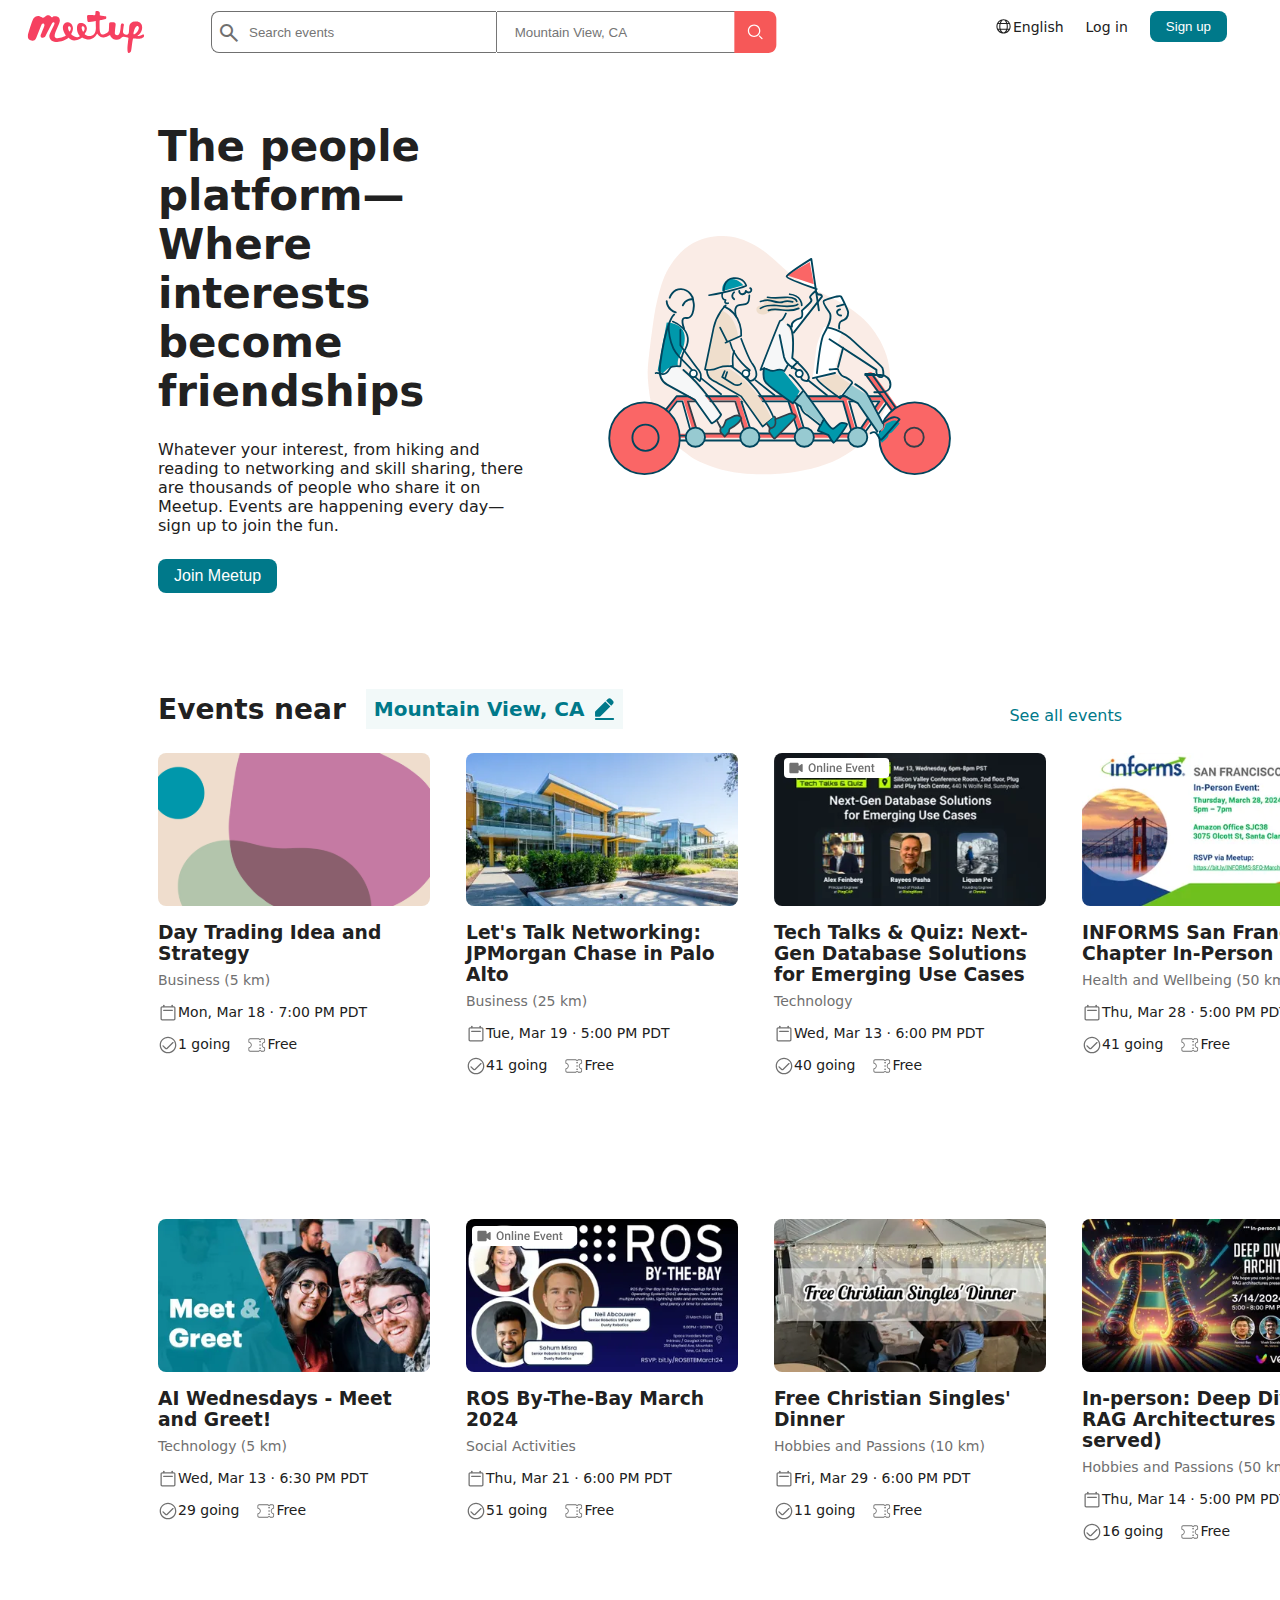
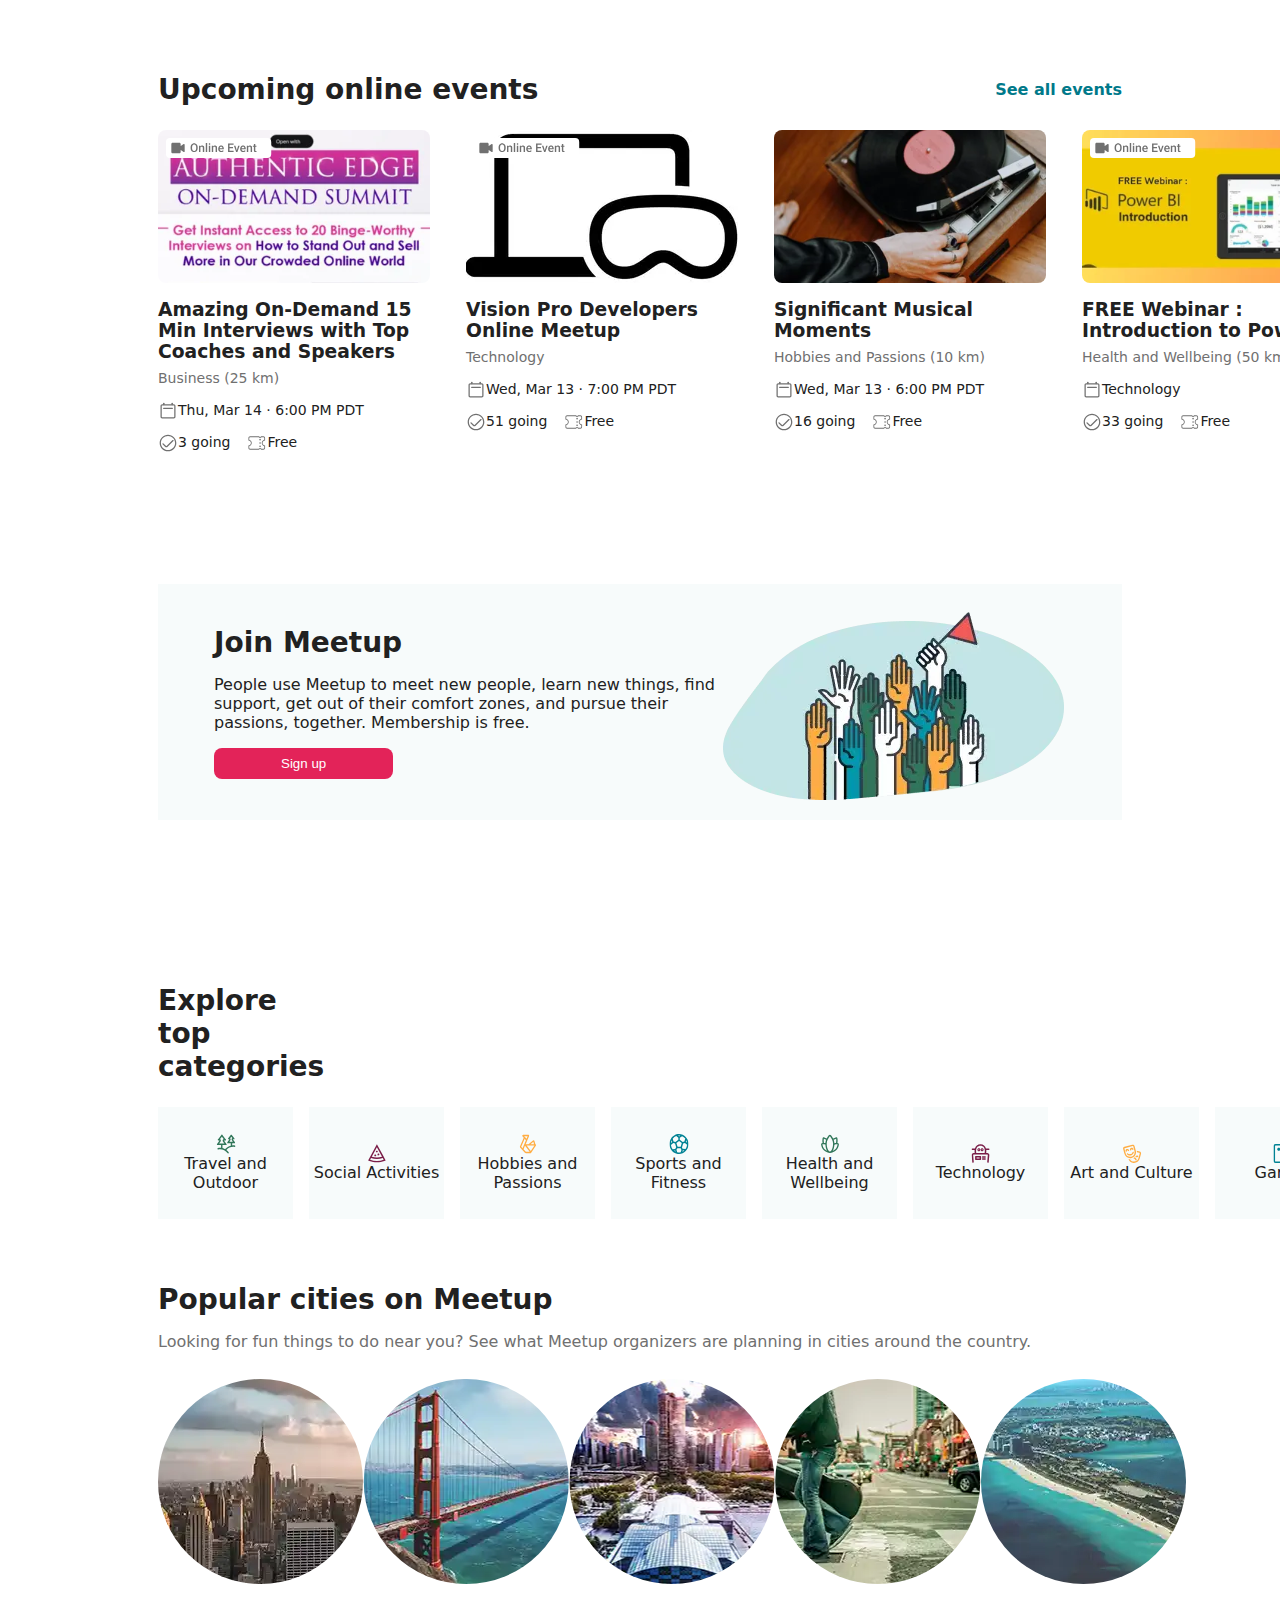
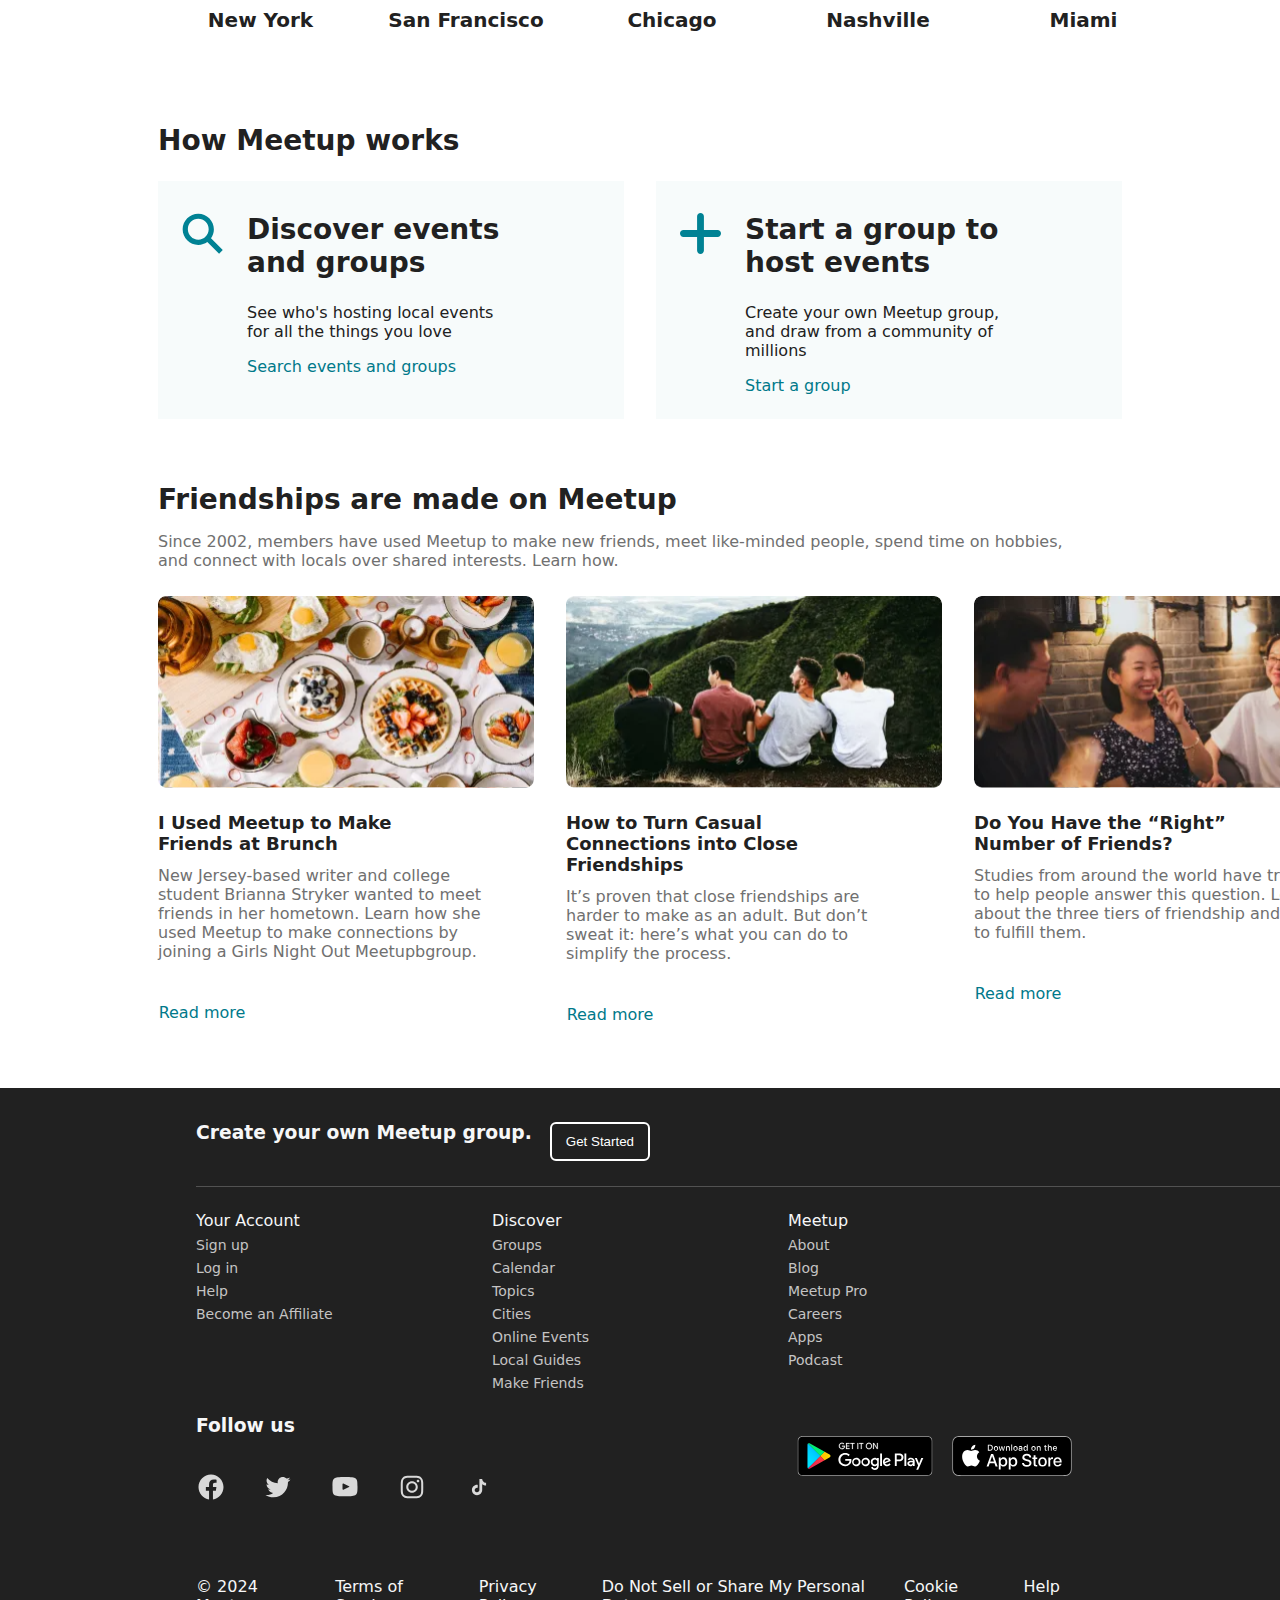
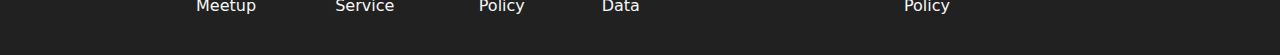
<file: index.html>
<!DOCTYPE html>
<html lang="en">
<head>
    <meta charset="UTF-8">
    <meta name="viewport" content="width=device-width, initial-scale=1.0">
    <title>Document</title>
    <link rel="stylesheet" href="./style.css">
    <link rel="stylesheet" href="https://fonts.googleapis.com/css2?family=Material+Symbols+Outlined:opsz,wght,FILL,GRAD@24,400,0,0" />
    <link rel="preconnect" href="https://fonts.googleapis.com">
<link rel="preconnect" href="https://fonts.gstatic.com" crossorigin>
<link href="https://fonts.googleapis.com/css2?family=Roboto:ital,wght@0,100;0,300;0,400;0,500;0,700;0,900;1,100;1,300;1,400;1,500;1,700;1,900&display=swap" rel="stylesheet">
</head>
<body>
   
    <header class="header">
        <div class="navi_left">
            <img src="./img/Logo.svg" alt="">
            <div class="search">
                <span class="material-symbols-outlined">search</span>
                <input class="search_input" type="text" placeholder="Search events">
                <input class="location_input" type="text" placeholder="Mountain View, CA">
                <img src="./img/Button - Search.svg" class="img_search" alt="">
            </div>
        </div>
        <div class="navi_right">
            <img src="./img/Vector.svg" alt="">
            <p>English</p>
            <a>Log in</a>
            <button>Sign up</button>

        </div>
    </header>

    <header class="header_">
        <div class="navi_left_">
            <img src="./img/Logo.svg" alt="">
            <div class="navi_right_">
                <img src="./img/Vector.svg" alt="">
                <p>English</p>
                <a>Log in</a>
                <button>Sign up</button>
            </div>
        </div>
        <div class="search_">
            <img src="./img/SVG.svg" class="img_search_" alt="">
            <input class="search_input" type="text" placeholder="Search events">
            <img src="./img/Button - Search.svg" class="img_search" alt="">
        </div>
    </header>

    <main>
        <section class="join_meetup">
            <div class="join_left">
                <h3>The people platform—Where
                    interests become friendships</h3>
                    <p>Whatever your interest, from hiking and reading to networking and skill sharing,
                        there are thousands of people who share it on Meetup. Events are happening
                        every day—sign up to join the fun.</p>
                    <button>Join Meetup</button>
            </div>
            <img src="./img/event_fill.svg" alt="">
        </section>
        <section class="events_near">
            <div class="events_near_navi">
                <div class="events_near_navi_left">
                    <h3>Events near</h3>
                    <div class="events_near_navi_left_">
                        <p>Mountain View, CA</p>
                    <img src="./img/Pan.svg" alt="">
                    </div>
                    
                </div>
                <a href="./events.html">See all events</a>
            </div>  
        </section>
        <section class="events_posts">
            <div class="post" data-date="2024-03-18" data-type="business" data-distance="5" data-category="business">
                <img src="./img/1.svg" alt="">
                <div>
                    <h3>Day Trading Idea and
                        Strategy</h3>
                    <p class="post_p">Business (5 km)</p>
                    <div class="post_calendar">
                        <img src="./img/Vector_calendar.svg" alt="">
                        <p>Mon, Mar 18 · 7:00 PM PDT</p>
                    </div>
                    <div class="post_done_ticket">
                        <div class="post_done">
                            <img src="./img/Vector_done.svg" alt="">
                            <p>1 going</p>
                        </div>
                        <div class="post_ticket">
                            <img src="./img/Vector_ticket.svg" alt="">
                            <p>Free</p>
                        </div>
                    </div>
                </div>          
            </div>
            <div class="post" data-date="2024-03-19" data-type="business" data-distance="25" data-category="business">
                <img src="./img/2.svg" alt="">
                <div>
                    <h3>Let's Talk Networking: JPMorgan Chase in 
                        Palo Alto</h3>
                    <p class="post_p">Business (25 km)</p>
                    <div class="post_calendar">
                        <img src="./img/Vector_calendar.svg" alt="">
                        <p>Tue, Mar 19 · 5:00 PM PDT</p>
                    </div>
                    <div class="post_done_ticket">
                        <div class="post_done">
                            <img src="./img/Vector_done.svg" alt="">
                            <p>41 going</p>
                        </div>
                        <div class="post_ticket">
                            <img src="./img/Vector_ticket.svg" alt="">
                            <p>Free</p>
                        </div>
                    </div>
                </div>
                
            </div>
            <div class="post" data-date="2024-03-13" data-type="technology" data-distance="10" data-category="technology">
                <img src="./img/3.svg" alt="">
                <div>
                    <h3>Tech Talks & Quiz: Next-
                        Gen Database Solutions
                        for Emerging Use Cases</h3>
                    <p class="post_p">Technology</p>
                    <div class="post_calendar">
                        <img src="./img/Vector_calendar.svg" alt="">
                        <p>Wed, Mar 13 · 6:00 PM PDT</p>
                    </div>
                    <div class="post_done_ticket">
                        <div class="post_done">
                            <img src="./img/Vector_done.svg" alt="">
                            <p>40 going</p>
                        </div>
                        <div class="post_ticket">
                            <img src="./img/Vector_ticket.svg" alt="">
                            <p>Free</p>
                        </div>
                    </div>
                </div>
                
            </div>
            <div class="post" data-date="2024-03-28" data-type="business" data-distance="5" data-category="health and wellbeing">
                <img src="./img/4.svg" alt="">
                <div>
                    <h3>INFORMS San Francisco
                        Chapter In-Person Event</h3>
                    <p class="post_p">Health and Wellbeing (50 km)</p>
                    <div class="post_calendar">
                        <img src="./img/Vector_calendar.svg" alt="">
                        <p>Thu, Mar 28 · 5:00 PM PDT</p>
                    </div>
                    <div class="post_done_ticket">
                        <div class="post_done">
                            <img src="./img/Vector_done.svg" alt="">
                            <p>41 going</p>
                        </div>
                        <div class="post_ticket">
                            <img src="./img/Vector_ticket.svg" alt="">
                            <p>Free</p>
                        </div>
                    </div>
                </div>
            </div>
            <div class="post" data-date="2024-03-13" data-type="technology" data-distance="5" data-category="Technology">
                <img src="./img/5.svg" alt="">
                <div>
                    <h3>AI Wednesdays - Meet
                        and Greet!</h3>
                    <p class="post_p">Technology (5 km)</p>
                    <div class="post_calendar">
                        <img src="./img/Vector_calendar.svg" alt="">
                        <p>Wed, Mar 13 · 6:30 PM PDT</p>
                    </div>
                    <div class="post_done_ticket">
                        <div class="post_done">
                            <img src="./img/Vector_done.svg" alt="">
                            <p>29 going</p>
                        </div>
                        <div class="post_ticket">
                            <img src="./img/Vector_ticket.svg" alt="">
                            <p>Free</p>
                        </div>
                    </div>
                </div>
                
            </div>
            <div class="post" data-date="2024-03-21" data-type="social activities" data-distance="" data-category="social activitie">
                <img src="./img/6.svg" alt="">
                <div>
                    <h3>ROS By-The-Bay March
                        2024</h3>
                    <p class="post_p">Social Activities</p>
                    <div class="post_calendar">
                        <img src="./img/Vector_calendar.svg" alt="">
                        <p>Thu, Mar 21 · 6:00 PM PDT</p>
                    </div>
                    <div class="post_done_ticket">
                        <div class="post_done">
                            <img src="./img/Vector_done.svg" alt="">
                            <p>51 going</p>
                        </div>
                        <div class="post_ticket">
                            <img src="./img/Vector_ticket.svg" alt="">
                            <p>Free</p>
                        </div>
                    </div>
                </div>
                
            </div>
            <div class="post" data-date="2024-03-29" data-type="hobbies and passions" data-distance="" data-category="hobbies and passions">
                <img src="./img/7.svg" alt="">
                <div>
                    <h3>Free Christian Singles'
                        Dinner</h3>
                    <p class="post_p">Hobbies and Passions (10 km)</p>
                    <div class="post_calendar">
                        <img src="./img/Vector_calendar.svg" alt="">
                        <p>Fri, Mar 29 · 6:00 PM PDT</p>
                    </div>
                    <div class="post_done_ticket">
                        <div class="post_done">
                            <img src="./img/Vector_done.svg" alt="">
                            <p>11 going</p>
                        </div>
                        <div class="post_ticket">
                            <img src="./img/Vector_ticket.svg" alt="">
                            <p>Free</p>
                        </div>
                    </div>
                </div>
                
            </div>
            <div class="post">
                <img src="./img/8.svg" alt="" data-date="2024-03-14" data-type="hobbies and passions" data-distance="50" data-category="hobbies and passions">
                <div>
                    <h3>In-person: Deep Dive into
                        RAG Architectures (Food
                        served)</h3>
                    <p class="post_p">Hobbies and Passions (50 km)</p>
                    <div class="post_calendar">
                        <img src="./img/Vector_calendar.svg" alt="">
                        <p>Thu, Mar 14 · 5:00 PM PDT</p>
                    </div>
                    <div class="post_done_ticket">
                        <div class="post_done">
                            <img src="./img/Vector_done.svg" alt="">
                            <p>16 going</p>
                        </div>
                        <div class="post_ticket">
                            <img src="./img/Vector_ticket.svg" alt="">
                            <p>Free</p>
                        </div>
                    </div>
                </div>
            </div>
            <a href="./events.html">See all events</a>
        </section>
        <section class="events_online">            
            <h3>Upcoming online events</h3>
            <a href="./events.html">See all events</a>
        </section>
        <section class="events_posts">
            <div class="post" data-date="2024-03-14" data-type="business" data-distance="25" data-category="business">
                <img src="./img/9.svg" alt="">
                <div>
                    <h3>Amazing On-Demand 15
                        Min Interviews with Top
                        Coaches and Speakers</h3>
                    <p class="post_p">Business (25 km)</p>
                    <div class="post_calendar">
                        <img src="./img/Vector_calendar.svg" alt="">
                        <p>Thu, Mar 14 · 6:00 PM PDT</p>
                    </div>
                    <div class="post_done_ticket">
                        <div class="post_done">
                            <img src="./img/Vector_done.svg" alt="">
                            <p>3 going</p>
                        </div>
                        <div class="post_ticket">
                            <img src="./img/Vector_ticket.svg" alt="">
                            <p>Free</p>
                        </div>
                    </div>
                </div>
                
            </div>
            <div class="post" data-date="2024-03-13" data-type="technology" data-distance="" data-category="technology">
                <img src="./img/10.svg" alt="">
                <div>
                    <h3>Vision Pro Developers
                        Online Meetup</h3>
                    <p class="post_p">Technology</p>
                    <div class="post_calendar">
                        <img src="./img/Vector_calendar.svg" alt="">
                        <p>Wed, Mar 13 · 7:00 PM PDT</p>
                    </div>
                    <div class="post_done_ticket">
                        <div class="post_done">
                            <img src="./img/Vector_done.svg" alt="">
                            <p>51 going</p>
                        </div>
                        <div class="post_ticket">
                            <img src="./img/Vector_ticket.svg" alt="">
                            <p>Free</p>
                        </div>
                    </div>
                </div>
                
            </div>
            <div class="post">
                <img src="./img/11.svg" alt="" data-date="2024-03-13" data-type="hobbies and passions" data-distance="10" data-category="hobbies and passions">
                <div>
                    <h3>Significant Musical
                        Moments</h3>
                    <p class="post_p">Hobbies and Passions (10 km)</p>
                    <div class="post_calendar">
                        <img src="./img/Vector_calendar.svg" alt="">
                        <p>Wed, Mar 13 · 6:00 PM PDT</p>
                    </div>
                    <div class="post_done_ticket">
                        <div class="post_done">
                            <img src="./img/Vector_done.svg" alt="">
                            <p>16 going</p>
                        </div>
                        <div class="post_ticket">
                            <img src="./img/Vector_ticket.svg" alt="">
                            <p>Free</p>
                        </div>
                    </div>
                </div>
            </div>
            <div class="post">
                <img src="./img/12.svg" alt="" data-date="2024-03-13" data-type="health and wellbeing" data-distance="50" data-category="hobbies and passions">
                <div>
                    <h3>FREE Webinar :
                        Introduction to Power BI</h3>
                    <p class="post_p">Health and Wellbeing (50 km)</p>
                    <div class="post_calendar">
                        <img src="./img/Vector_calendar.svg" alt="">
                        <p>Technology</p>
                    </div>
                    <div class="post_done_ticket">
                        <div class="post_done">
                            <img src="./img/Vector_done.svg" alt="">
                            <p>33 going</p>
                        </div>
                        <div class="post_ticket">
                            <img src="./img/Vector_ticket.svg" alt="">
                            <p>Free</p>
                        </div>
                    </div>
                </div>
               
            </div>
            <a href="./events.html">See all events</a>
        </section>
        <section class="signup">
            <div class="join_signup">
                <h3>Join Meetup</h3>
                <img src="./img/hand.svg" class="signup_img_hand" alt="">
                <p>People use Meetup to meet new people, learn new things, find support, get out of their comfort zones, and pursue their passions, together. Membership is free.</p>
                <button>Sign up</button>
            </div>
            <img src="./img/hand.svg" class="signup_img_hand_" alt="">
        </section>
        <section class="category">
            <h3>Explore top categories</h3>
            <ul>
                <li>
                    <img src="./img/travel_and_outdoor.svg.svg" alt="">
                    <p>Travel and Outdoor</p>
                </li>
                <li>
                    <img src="./img/social_activities.svg fill.svg" alt="">
                    <p>Social
                        Activities</p>
                </li>
                <li>
                    <img src="./img/hobbies_and_passions.svg fill.svg" alt="">
                    <p>Hobbies and Passions</p>
                </li>
                <li>
                    <img src="./img/sports_and_fitness.svg.svg" alt="">
                    Sports and Fitness
                </li>
                <li>
                    <img src="./img/health_and_wellness.svg fill.svg" alt="">
                    <p>Health and
                        Wellbeing</p>
                </li>
                <li>
                    <img src="./img/technology.svg.svg" alt="">
                    <p>Technology</p>
                </li>
                <li>
                    <img src="./img/art_and_culture.svg fill.svg" alt="">
                    <p>Art and Culture</p>
                </li>
                <li>
                    <img src="./img/games.svg.svg" alt="">
                    <p>Games</p>
                </li>
            </ul>
        </section>
        <section class="popular_city">
            <h3>Popular cities on Meetup</h3>
            <p>Looking for fun things to do near you? See what Meetup organizers are planning in cities around the country.</p>
            <div class="popular_city_ul">
                <div class="popular_city_li">
                    <img src="./img/new_york.svg" alt="">
                    <p>New York</p>
            </div>
                <div class="popular_city_li">
                    <img src="./img/san_francisco.svg" alt="">
                    <p>San Francisco</p>
            </div>
                <div class="popular_city_li">
                    <img src="./img/chicago.svg" alt="">
                    <p>Chicago</p>
            </div>
                <div class="popular_city_li">
                    <img src="./img/nashville.svg" alt="">
                    <p>Nashville</p>
            </div>
                <div class="popular_city_li" id="miami">
                    <img src="./img/miami.svg" alt="">
                    <p>Miami</p>
            </div>
            </div>
        </section>
        <section class="how_meetup_work">
            <h3>How Meetup works</h3>
                <div class="how_meetup_work_search_plus">
                    <div class="discover_event">
                    <img src="./img/search.svg" alt="">
                    <div>
                        <h3>Discover events and groups</h3>
                        <p>See who's hosting local events for all the things
                            you love</p>
                        <a href="">Search events and groups</a>
                    </div>
                </div>
                <div class="start_a_group">
                    <img src="./img/plus.svg" alt="">
                    <div>
                    <h3>Start a group to host events</h3>
                        <p>Create your own Meetup group, and draw from a
                            community of millions</p>
                        <a href="">Start a group</a>
                    </div>
                </div>
            
        </section>
        <section class="friendships">
            <h3>Friendships are made on Meetup</h3>
            <p>Since 2002, members have used Meetup to make new friends, meet like-minded people, spend time on hobbies, and connect with locals over shared interests. Learn how.</p>
            <div class="rest_more_questions">
                <div class="rest_more_questions_post">
                <img src="./img/first_food.svg" alt="">
                <h4>I Used Meetup to Make Friends at
                    Brunch</h4>
                <p>New Jersey-based writer and college student
                    Brianna Stryker wanted to meet friends in her hometown. Learn how she used Meetup to make connections by joining a Girls Night Out Meetupbgroup.</p>
                <a href="">Read more</a>
            </div>
            <div class="rest_more_questions_post">
                <img src="./img/second_fiends.svg" alt="">
                <h4>How to Turn Casual Connections into
                    Close Friendships</h4>
                <p>It’s proven that close friendships are harder to make as an adult. But don’t sweat it: here’s what you can do to simplify the process.</p>
                <a href="">Read more</a>
            </div>
            <div class="rest_more_questions_post">
                <img src="./img/third_friends.svg" alt="">
                <h4>Do You Have the “Right” Number of Friends?</h4>
                <p>Studies from around the world have tried to help
                    people answer this question. Learn about the
                    three tiers of friendship and how to fulfill them.</p>
                <a href="">Read more</a>
            </div>
            </div>
        </section>
        <section class="bottom_menu">
            <div class="create_account">
                <h3>Create your own Meetup group.</h3>
                <button>Get Started</button>
            </div>
            <div class="create_account_menu">
                <ul>
                    <h4>Your Account</h4>
                    <li>Sign up</li>
                    <li>Log in</li>
                    <li>Help</li>
                    <li>Become an Affiliate</li>
                </ul>
                <ul>
                    <h4>Discover</h4>
                    <li>Groups</li>
                    <li>Calendar</li>
                    <li>Topics</li>
                    <li>Cities</li>
                    <li>Online Events</li>
                    <li>Local Guides</li>
                    <li>Make Friends</li>
                </ul>
                <ul>
                    <h4>Meetup</h4>
                    <li>About</li>
                    <li>Blog</li>
                    <li>Meetup Pro</li>
                    <li>Careers</li>
                    <li>Apps</li>
                    <li>Podcast</li>
                </ul>
            </div>
            <div class="follow">
                <h3>Follow us</h3>
                <div class="follow_apps">
                    <div class="follow_apps_links">
                        <img src="./img/Facebook.svg" alt="">
                        <img src="./img/Twitter.svg" alt="">
                        <img src="./img/YouTube.svg" alt="">
                        <img src="./img/Instagram.svg" alt="">
                        <img src="./img/TikTok.svg" alt="">
                    </div>
                    <div class="follow_apps_right">
                        <img src="./img/Google Play.svg" alt="">
                        <img src="./img/US.svg" alt="">
                    </div>
                </div>
            </div>
            <ul class="cookie_policy">
                <li>© 2024 Meetup</li>
                <li>Terms of Service</li>
                <li>Privacy Policy</li>
                <li>Do Not Sell or Share My Personal Data</li>
                <li>Cookie Policy</li>
                <li>Help</li>
            </ul>
        </section>
    </main>
    
</body>
</html>
</file>
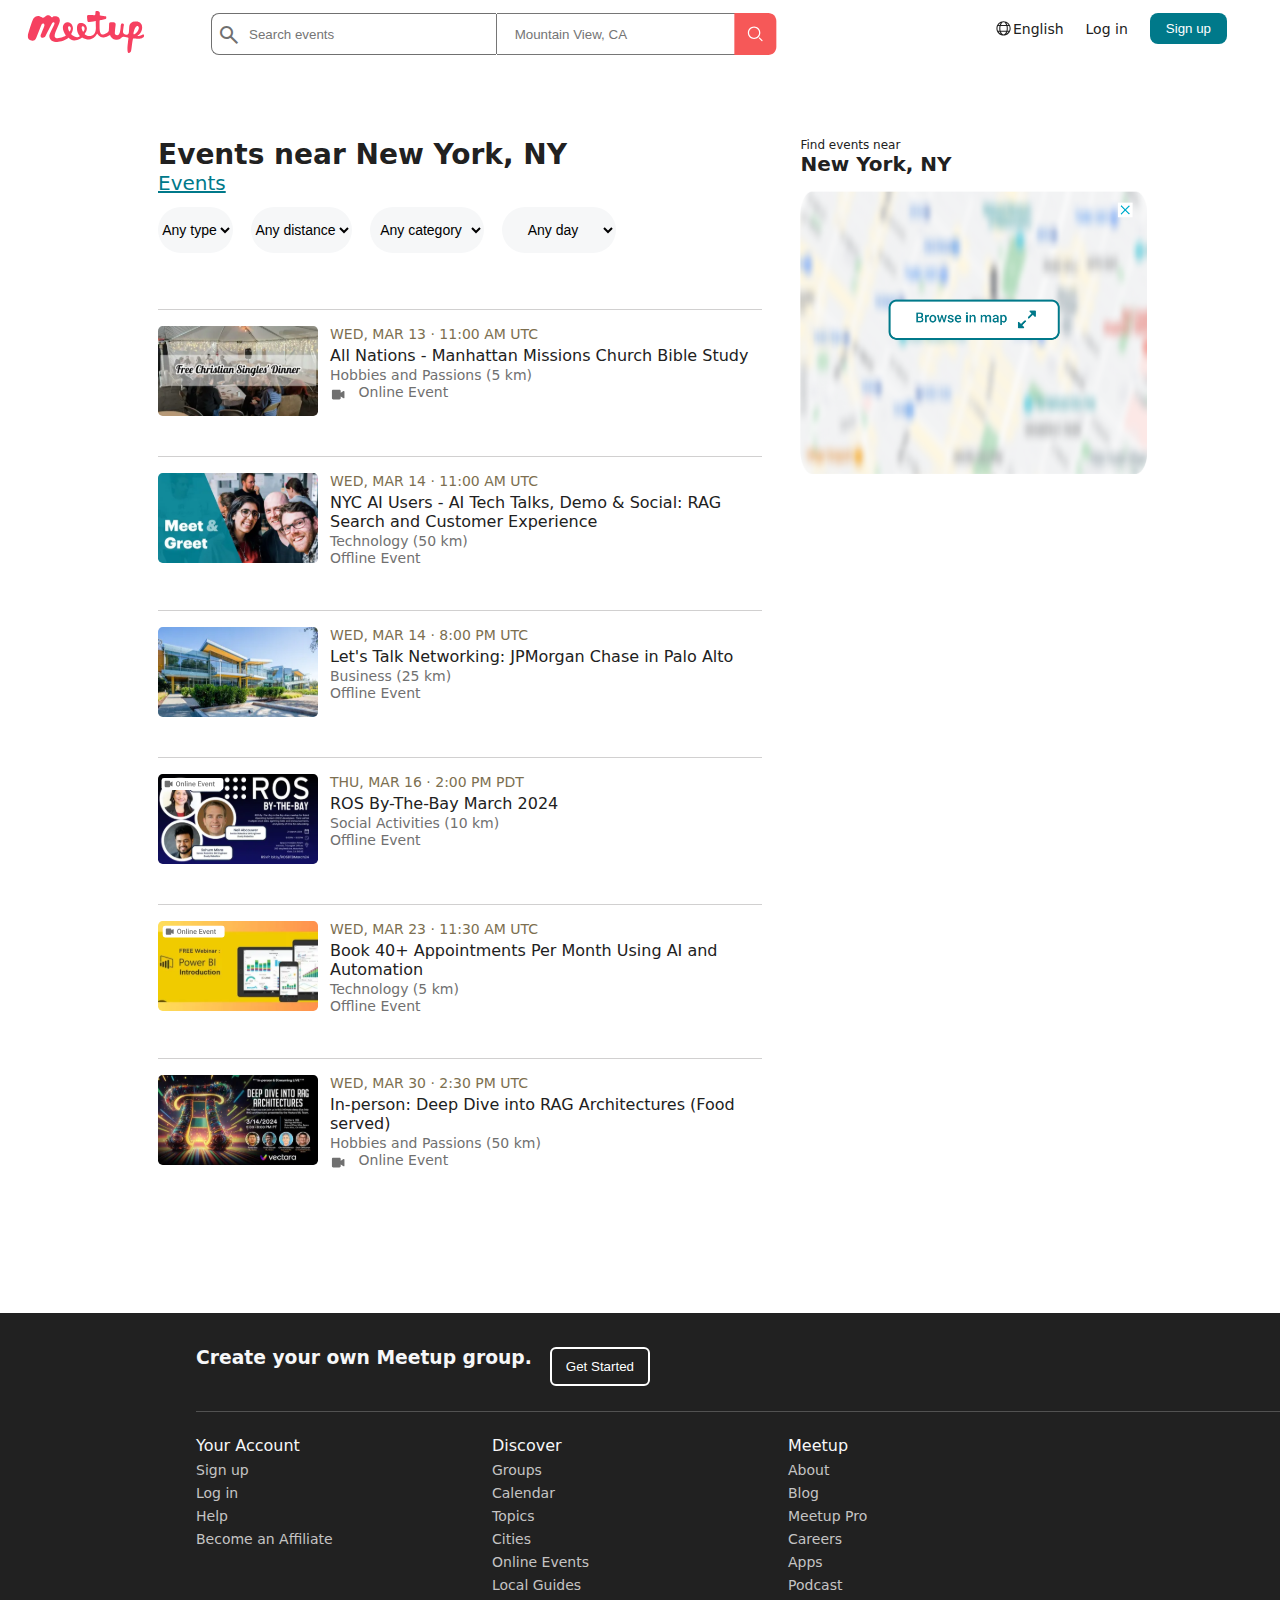
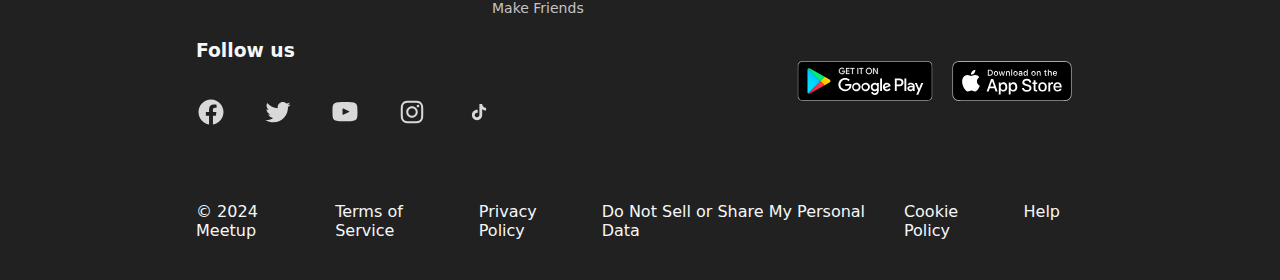
<file: events.html>
<!DOCTYPE html>
<html lang="en">
<head>
    <meta charset="UTF-8">
    <meta name="viewport" content="width=device-width, initial-scale=1.0">
    <title>Document</title> 
    <link rel="stylesheet" href="./style.css">
    <link rel="stylesheet" href="https://fonts.googleapis.com/css2?family=Material+Symbols+Outlined:opsz,wght,FILL,GRAD@24,400,0,0" />
    <link rel="preconnect" href="https://fonts.googleapis.com">
<link rel="preconnect" href="https://fonts.gstatic.com" crossorigin>
<link href="https://fonts.googleapis.com/css2?family=Roboto:ital,wght@0,100;0,300;0,400;0,500;0,700;0,900;1,100;1,300;1,400;1,500;1,700;1,900&display=swap" rel="stylesheet">
</head>
<body>
    <header class="header">
        <div class="navi_left">
            <a href="index.html">
                <img src="./img/Logo.svg" alt="" href="./index.html">
            </a>
            
            <div class="search">
                <span class="material-symbols-outlined">search</span>
                <input class="search_input" type="text" placeholder="Search events">
                <input class="location_input" type="text" placeholder="Mountain View, CA">
                <img src="./img/Button - Search.svg" class="img_search" alt="">
            </div>
        </div>
        <div class="navi_right">
            <img src="./img/Vector.svg" alt="">
            <p>English</p>
            <a>Log in</a>
            <button>Sign up</button>

        </div>
    </header>

    <header class="header_">
        <div class="navi_left_">
            <a href="index.html">
                <img src="./img/Logo.svg" alt="">
            </a>
            
            <div class="navi_right_">
                <img src="./img/Vector.svg" alt="">
                <p>English</p>
                <a>Log in</a>
                <button>Sign up</button>
            </div>
        </div>
        <div class="search_">
            <img src="./img/SVG.svg" class="img_search_" alt="">
            <input class="search_input" type="text" placeholder="Search events">
            <img src="./img/Button - Search.svg" class="img_search" alt="">
        </div>
    </header>


    <main class="events">
        <section class="events_left">
            <div class="events_left_text">
                <h3>Events near New York, NY</h3>
                <a href="./index.html">Events</a>
            </div>
            <div class="events_filter">
                <div class="events_block_filters">
                    <div class="events_block_filters_">
                        <select id="event-type">
                            <option value="all">Any type </option>
                            <option value="offline">offline</option>
                            <option value="online">online</option>
                        </select>
                    </div>
                    <div class="events_block_filters_">
                        <select id="event-distance">
                            <option value="any">Any distance</option>
                            <option value="5">5 km</option>
                            <option value="10">10 km</option>
                            <option value="25">25 km</option>
                            <option value="50">50 km</option>                            
                        </select>
                    </div>
                    <div class="events_block_filters_">
                        <select id="event-category">
                            <option value="all">Any category</option>
                            <option value="Hobbies and Passions">Hobbies and Passions</option>
                            <option value="Technology">Technology</option>
                            <option value="Business">Business</option>
                            <option value="Social Activities">Social Activities</option>
                        </select>
                    </div>
                    <div class="events_block_filters_">
                        <select id="event-date">
                            <option value="all">Any day</option>
                            <option value="2024-03-13T11:00">Mar 13, 11:00 AM</option>
                            <option value="2024-03-14T11:00">Mar 14, 11:00 AM</option>
                            <option value="2024-03-14T20:00">Mar 14, 8:00 PM</option>
                            <option value="2024-03-16T14:00">Mar 16, 2:00 PM</option>
                            <option value="2024-03-23T11:30">Mar 23, 11:30 AM</option>
                            <option value="2024-03-30T14:00">Mar 30, 2:00 PM</option>
                        </select>
                    </div>
                </div>
            </div>
            <div class="posts_">
                <div class="post_" data-type="online" data-distance="5" data-category="Hobbies and Passions" data-date="2024-03-13T11:00">
                    <img src="./img/7.svg" alt="">
                    <div class="post_text">
                        <p>Wed, Mar 13 · 11:00 AM UTC</p>
                        <h4>All Nations - Manhattan Missions Church Bible Study</h4>
                        <a href="">Hobbies and Passions (5 km)</a>
                        <div class="post_online">
                            <img src="./img/online.svg" alt="">
                            <p>Online Event</p>
                        </div>
                    </div>
                </div>
                <div class="post_" data-type="offline" data-distance="50" data-category="Technology" data-date="2024-03-14T11:00">
                    <img src="./img/5.svg" alt="">
                    <div class="post_text">
                        <p>Wed, Mar 14 · 11:00 AM UTC</p>
                        <h4>NYC AI Users - AI Tech Talks, Demo & Social: RAG Search and Customer Experience</h4>
                        <a href="">Technology (50 km)</a>
                        <div class="post_offline">
                            <p>Offline Event</p>
                        </div>
                    </div>
                </div>
                <div class="post_" data-type="offline" data-distance="25" data-category="Business" data-date="2024-03-14T20:00">
                    <img src="./img/1.3.svg" alt="">
                    <div class="post_text">
                        <p>Wed, Mar 14 · 8:00 PM UTC</p>
                        <h4>Let's Talk Networking: JPMorgan Chase in Palo Alto</h4>
                        <a href="">Business (25 km)</a>
                        <div class="post_offline">
                            <p>Offline Event</p>
                        </div>
                    </div>
                </div>
                <div class="post_" data-type="offline" data-distance="10" data-category="Social Activities" data-date="2024-03-16T14:00">
                    <img src="./img/1.4.svg" alt="">
                    <div class="post_text">
                        <p>Thu, Mar 16 · 2:00 PM PDT</p>
                        <h4>ROS By-The-Bay March 2024</h4>
                        <a href="">Social Activities (10 km)</a>
                        <div class="post_offline">
                            <p>Offline Event</p>
                        </div>
                    </div>
                </div>
                <div class="post_" data-type="offline" data-distance="5" data-category="Technology" data-date="2024-03-23T11:30">
                    <img src="./img/12.svg" alt="">
                    <div class="post_text">
                        <p>Wed, Mar 23 · 11:30 AM UTC</p>
                        <h4>Book 40+ Appointments Per Month Using AI and Automation</h4>
                        <a href="">Technology (5 km)</a>
                        <div class="post_offline">
                            <p>Offline Event</p>
                        </div>
                    </div>
                </div>
                <div class="post_" data-type="online" data-distance="50" data-category="Hobbies and Passions" data-date="2024-03-30T14:00">
                    <img src="./img/1.6.svg" alt="">
                    <div class="post_text">
                        <p>Wed, Mar 30 · 2:30 PM UTC</p>
                        <h4>In-person: Deep Dive into RAG Architectures (Food served)</h4>
                        <a href="">Hobbies and Passions (50 km)</a>
                        <div class="post_online">
                            <img src="./img/online.svg" alt="">
                            <p>Online Event</p>
                        </div>
                    </div>
                </div> 
            </div>
        </section>
        <div class="events_right">
            <p>Find events near</p>
            <h3>New York, NY</h3>
            <img src="./img/map.png" alt="">
        </div>
    </main>
    
  

    <section class="bottom_menu">
        <div class="create_account">
            <h3>Create your own Meetup group.</h3>
            <button>Get Started</button>
        </div>
        <div class="create_account_menu">
            <ul>
                <h4>Your Account</h4>
                <li>Sign up</li>
                <li>Log in</li>
                <li>Help</li>
                <li>Become an Affiliate</li>
            </ul>
            <ul>
                <h4>Discover</h4>
                <li>Groups</li>
                <li>Calendar</li>
                <li>Topics</li>
                <li>Cities</li>
                <li>Online Events</li>
                <li>Local Guides</li>
                <li>Make Friends</li>
            </ul>
            <ul>
                <h4>Meetup</h4>
                <li>About</li>
                <li>Blog</li>
                <li>Meetup Pro</li>
                <li>Careers</li>
                <li>Apps</li>
                <li>Podcast</li>
            </ul>
        </div>
        <div class="follow">
            <h3>Follow us</h3>
            <div class="follow_apps">
                <div class="follow_apps_links">
                    <img src="./img/Facebook.svg" alt="">
                    <img src="./img/Twitter.svg" alt="">
                    <img src="./img/YouTube.svg" alt="">
                    <img src="./img/Instagram.svg" alt="">
                    <img src="./img/TikTok.svg" alt="">
                </div>
                <div class="follow_apps_right">
                    <img src="./img/Google Play.svg" alt="">
                    <img src="./img/US.svg" alt="">
                </div>
            </div>
        </div>
        <ul class="cookie_policy">
            <li>© 2024 Meetup</li>
            <li>Terms of Service</li>
            <li>Privacy Policy</li>
            <li>Do Not Sell or Share My Personal Data</li>
            <li>Cookie Policy</li>
            <li>Help</li>
        </ul>
    </section>
    <script src="./script.js"></script>
</body>
</html>
</file>
<file: style.css>
*{
    margin: 0;
    padding: 0;
    box-sizing: border-box;
}

body{
    font-family: system-ui, -apple-system, BlinkMacSystemFont, 'Segoe UI', Roboto, Oxygen, Ubuntu, Cantarell, 'Open Sans', 'Helvetica Neue', sans-serif;
    color:#212121;
}
 
.header_{
    display: none;
}

.header{
    display: flex;
    justify-content: space-between;
    align-items: center;
}

.navi_left{
    display: flex;
    justify-content: center;
    align-items: center;
    gap: 40px;
    font-size: 16px;
    padding-top: 11px;
    
}
.navi_left span{
    height: 17px;
    position: relative;
    left: 30px;
    top: 10px;
    color: #707070;
}
.navi_left img{
    height: 42px;
    position: relative;
    left: -2px;
    
}
.search_input{
    height: 42px;
    width: 300px;
    padding-left: 37px;
    border: 1px solid #707070;
    border-top-left-radius: 8px;
    border-bottom-left-radius: 8px;
    border-right: none;
}
.location_input{
    height: 42px;
    width: 254px;
    padding-left: 17px;
}


.search{
    display: flex;
    width: 592px;
    height: 42px;
}

.navi_right{
    display: flex;
    justify-content: space-between;
    align-items: center;
    gap: 22px;
    padding-right: 53px;
    font-size: 14px;
    color: #212121;
    font-weight: 500;
}

.navi_right button{
    padding: 8px 16px;
    border: none;
    border-radius: 8px;
    color: white;
    background-color: #00798A;
}

.navi_right img{
    margin-right: -20px;
}

.join_meetup{
    display: flex;
    justify-content: space-between;
    align-items: center;
    gap: 46px;
    padding: 69px 320px 96px 158px;
}

.join_left{
    max-width: 600px;
}

.join_left h3{
    font-size: 42px;
    font-weight: 700;
    padding-bottom: 24px;
}

.join_left p{
    font-size: 16px;
    font-weight: 400;
    padding-bottom: 24px; 
}

.join_left button{
    font-size: 16px;
    font-weight: 400;
    color: white;
    background-color: #00798A;
    padding: 8px 16px;
    border: none;
    border-radius: 8px;
}

.events_near{
    padding: 0 158px
}

.events_near_navi{
    display: flex;
    justify-content: space-between;
    align-items: center;
    ;
}

.events_near_navi_left{
    display: flex;
    justify-content: center;
    align-items: center;
    gap: 20px;
    
}

.events_near_navi_left h3{
    font-size: 28px;
    font-weight: 600;
}

.events_near_navi_left p{
    font-size: 20px;
    font-weight: 600;
    color: #00798A;
}

.events_near_navi_left img{
    height: 22px;
}

.events_near_navi_left_{
    display: flex;
    justify-content: center;
    align-items: center;
    background-color: #97CAD11F;
    padding: 8px;
    gap: 10px;
}


.events_near a{
    text-decoration: none;
    font-size: 16px;
    font-weight: 500;
    color: #00798A;
    position: relative;
    top: 6px;
}

.events_posts{
    display: grid;
    grid-template-columns: 1fr 1fr 1fr 1fr;
    gap: 36px;
    padding: 24px 158px ;
   
}
.post{
    padding: 0 0 110px 0; 
    max-width: 272px;
}

.post h3{
    padding-top: 12px;
}

.post p{
    padding-top: 8px;
    font-size: 14px;
}

.post_p{
    color: #707070;
    ;
}

.post_calendar{
    display: flex;
    align-items: center;
    font-size: 14px;
    padding-top: 8px;
}

.post_calendar img{
    position: relative;
    top: 5px;
}

.post_done_ticket {
    display: flex;
    font-size: 16px;
    padding-top: 8px;
}

.post_done, .post_ticket{
    display: flex;
}

.post_done_ticket{
    gap: 16px;
}

.post_done_ticket img{
    position: relative;
    top: 5px;
}

.events_online{
display: flex;
justify-content: space-between;
align-items: center;
padding: 0 158px;
}

.events_online h3{
font-size: 28px;
font-weight: 600;
}

.events_online a{
    font-size: 16px;
    font-weight: 600;
    text-decoration: none;
    color: #00798A;
}

.signup{
    display: flex;
    justify-content: space-between;
    align-items: center;
    margin: 0 158px 100px 158px;
    background-color: #97CAD114;
}

.signup_img_hand{
    display: none;
}

.join_signup{
    width: 664px;
    padding: 36px 0 36px 56px;
    
}

.join_signup h3{
    font-size: 28px;
    font-weight: 600;
    padding-bottom: 16px;
}

.join_signup p{
    font-size: 16px;
    font-weight: 400;
    padding-bottom: 16px;
}

.join_signup button{
    padding: 8px 67px;
    border: none;
    border-radius: 8px;
    background-color: #E32359;
    color: #FFFFFF;
}

.signup img{
    padding: 20px 58px 20px 0;
}

.category{
    padding: 64px 158px;
}
.category h3{
    padding: 0 880px 24px 0;
    font-size: 28px;
    font-weight: 600;
}

.category ul{
    display: grid;
    grid-template-columns: repeat(8, 1fr);
    gap: 16px;
    list-style: none;
}

.category li{
   display: flex;
   flex-direction: column;
   justify-content: center;
   align-items: center;
   text-align: center;
   font-size: 16px;
   font-weight: 500;
   width: 135px;
   height: 112px;
   background-color: #97CAD114;

}

.category img{
    width: 20px;
}

.popular_city{
    padding: 0 158px 64px 158px;
}

.popular_city h3{
    font-size: 28px;
    font-weight: 600;
    padding-bottom: 16px;
}

.popular_city p{
    font-size: 16px;
    font-weight: 400;
    margin-bottom: 28px;
    color: #707070;
}

.popular_city_ul{
    display: grid;
    grid-template-columns: repeat(5, 1fr);
    list-style: none;
}

.popular_city_li{
    display: flex;
    flex-direction: column;
    justify-content: center;
    align-items: center;
    p{
        font-size: 20px;
        font-weight: 600;
        color: #212121;
    }
}

.popular_city img{
    margin-bottom: 24px;
}

.how_meetup_work{
    padding: 0 158px 64px 158px;
}

.how_meetup_work h3{
    font-size: 28px;
    font-weight: 600;
    margin-bottom: 24px;
}

.how_meetup_work p{
    font-size: 16px;
    font-weight: 400;
    margin-bottom: 16px;
    
}

.how_meetup_work img{
    height: 41px;
    margin-right: 24px;
}

.how_meetup_work a{
    text-decoration: none;
    font-weight: 500;
    margin-bottom: 16px;
    color: #00798A;
}

.how_meetup_work_search_plus{
    display: grid;
    grid-template-columns: 1fr 1fr;
    gap: 32px;
}

.discover_event{
    display: flex;
    padding: 32px 120px 24px 24px;
    background-color: #97CAD114;

}

.start_a_group{
    display: flex;
    padding: 32px 120px 24px 24px;
    background-color: #97CAD114;
}

.friendships{
    padding: 0 158px 64px 158px;

}

.friendships h3{
    font-size: 28px;
    font-weight: 600;
    margin-bottom: 16px;
}

.friendships p{
    font-size: 16;
    font-weight: 400;
    color: #707070;
    margin-bottom: 26px;
    margin-right: 30px;
}

.friendships h4{
    font-size: 18px;
    font-weight: 600;
    margin: 24px 83px 12px 0;
}

.friendships a{
    font-size: 16;
    font-weight: 400;
    color: #00798A;
    text-decoration: none;
    padding: 16px 288px 0 0;
}

.friendships img{
    width: 376px;
}

.rest_more_questions_post{
    display: flex;
    flex-direction: column;
    align-items: center;
    width: 100%;
}

.rest_more_questions{
    display: grid;
    grid-template-columns: 1fr 1fr 1fr;
    gap: 32px;
}

.bottom_menu{
    background-color: #212121;
    color: #F6F7F8;
    padding: 34px 196px 40px 196px;
}

li{
    list-style: none;
}

.create_account{
    display: flex;
    gap: 18px;
    width: 1200px;
    border-bottom: 1px solid rgb(82, 82, 82);
}

.create_account button{
    border: 2px solid #FFFFFF;
    border-radius: 6px;
    color: #FFFFFF;
    background-color: #212121;
    padding: 10px 14px;
    margin-bottom: 25px;
}

.create_account_menu{
    display: grid;
    grid-template-columns: 1fr 1fr 1fr;
}

.create_account_menu ul{
    width: 224px;
    padding-top: 24px;
}

.create_account_menu h4{
    font-size: 16px;
    font-weight: 400;
    color: #F6F7F8;
    margin-bottom: 7px;
}

.create_account_menu li{
    margin-top: 7px;
    color: #C5C4C4;
    font-size: 14px;
    font-weight: 400;
}

.follow{
    margin-top: 24px;
    margin-bottom: 48px;
}


.follow_apps{
    display: flex;
    justify-content: space-between;
    align-items: center;
}

.follow_apps_links img{
    width: 30px;
    margin-right: 32px;
    margin-top: 12px;
}

.follow_apps_right img{
    margin-right: 12px;
    margin-bottom: 49px;
}

.cookie_policy{
    display: flex;
}

.cookie_policy li{
    margin-right: 24px;
}

.events{
    display: flex;
    justify-content: space-between;
    padding: 81px 133px 101px 158px;
    
}

.events_left_text h3{
    font-size: 28px;
    font-weight: 600;
}

.events_left_text a{
    font-size: 20px;
    font-weight: 500;
    color: #00798A;
    text-decoration: underline;
    margin-top: 16px;
}

select{
    background: #f6f7f8;
    border: none;
    border-radius: 25px;
    height: 46px;
    max-width: 114px;
    text-align: center;
    font-size: 14px;
    font-weight: 500;
}

.events_block_filters {
    display: flex;
    gap: 18px;
    margin-top: 12px;
    margin-bottom: 56px;
}

.events_filter{
    display: flex;
}



.post_{
    display: flex;
    padding-top: 16px;
    border-top: 1px solid rgb(209, 208, 208);
    padding-bottom: 40px;
    max-width: 604px;
}

.post_ img{
    height: 90px;
    padding-right: 12px;
}

.post_ p{
    text-transform: uppercase;
    padding-bottom: 4px;
    font-size: 14px;
    font-weight: 500;
    color: #7C6F50;
}

.post_ h4{
    font-size: 16px;
    font-weight: 500;
    max-width: 492px;
}

.post_ a{
    text-decoration: none;
    font-size: 14px;
    font-weight: 500;
    color: #707070;
}

.post_quantity{
    font-size: 14px;
    font-weight: 400;
    padding-left: 141px;
    color: #707070;
}

.events_right img{
    height: 285px;
}

.events_posts a{
    display: none;
}

.events_right p{
    font-size: 12px;
    font-weight: 500;
    color: #212121;
}

.events_right h3{
    font-size: 20px;
    font-weight: 700;
    padding-bottom: 14px;
    color: #212121;
}


.post_online{
    display: flex;
    justify-content: flex-start;
    align-items: center;
}

.post_online p{
    text-transform: none;
    color: #707070;
}

.post_online img{
       height: 15px;
       
}

.post_offline p{
    text-transform: none;
    color: #707070;
}


@media(max-width: 393px){
    *{
        margin: 0;
        padding: 0;
        box-sizing: border-box;
    }

    h3{
        font-size: 20px;
        font-weight: 600;
    }
   .header{
    display: none;
   }

    .header_{
        display: block;
        margin: 4px 7px;
    }

    .navi_left_ img{
        height: 34px;
    }

    .navi_left_{
        display: flex;
        justify-content: space-between;
    
        align-items: center;
        font-size: 12px;
        font-weight: 500;
        
    }
    .navi_right_{
        display: flex;
        gap: 18px;
    }
    .navi_right_ img{
        height: 17px;
        position: relative;
        left: 17px;
        top: 6px;
    }

    .navi_right_ p{
        position: relative;
        top: 6px;
    }
    .navi_right_ a{
        position: relative;
        top: 6px;
    }

    .navi_right_ button{
        padding: 8px 13px;
        border: none;
        border-radius: 8px;
        color: white;
        background-color: #00798A;
        font-size: 12px;
        font-weight: 500;
    }

    .search_{
        display: flex;
        padding-top: 16px;
    }
    .search_input_{
        height: 42px;
        width: 342px;
        padding-left: 37px;
        border: 1px solid #707070;
        border-top-left-radius: 8px;
        border-bottom-left-radius: 8px;
        border-right: none;
    }

    .img_search_{
        position: relative;
        left: 30px;
    }

    .img_search{
        position: relative;
        left: -10px;
    }

    .join_meetup {
        display: flex;
        flex-direction: column;
        padding: 30px 20px 20px 20px;
        gap: 0;

    }
        
    
    .join_left button {
        display: none;
    }

    .join_meetup img{
        width: 215px;
        
    }

    .join_left h3 {
        font-size: 25px;
        font-weight: 700;
        padding-bottom: 20px;
    }
    .join_left p {
        font-size: 12px;
        font-weight: 400;
        padding-bottom: 10px;
    }

    select {
        font-size: 8px;
        height: 27px;
    }
    option{
        font-size: 15px;
    }

    .events_near{
        padding: 24px 0 11px 15px;
        
    }
    .events_near_navi a{
        display: none;
    }

    .events_near_navi_left{
        display: flex;
        align-items: center;
        justify-content: space-between;
        gap: 5px;
    }

    .events_near_navi_left h3{
        font-size: 20px;
        font-weight: 600;
    }

    .events_near_navi_left p{
        font-size: 13.71px;
        font-weight: 600;

    }

    .events_near_navi_left img{
        height: 15px;
    }

    .events_posts{
        padding: 11px 8px;
        display: flex;
        flex-direction: column;
    }

    .events_posts a{
        display: block;
        text-align: center;
        text-decoration: none;
        font-size: 10px;
        font-weight: 500;
        color: #00798A;
    }

    .post_done_ticket{
        display: none;
    }

    .events_posts{
        padding: 0;
    }
    .events_posts img{
        height: 55px;
    }

    .post_text{
        width: 250px;
    }
    .post{
        display: flex;
        align-items: center;
        max-width: 370px;
        padding: 9px 0 20px 10px;
        border-top: 1px solid rgb(228, 220, 220);
    }

    .post h3{
        font-size: 10px;
        padding: 0

    }

    .post div{
        padding: 0;
        margin-left: 7.35px;
    }
    .post div img{
        height: 10px;
        position: relative;
        top: 1.7px;
        left: -7px;
    }
     .post div p{
        font-size: 10px;
        padding: 0;
     }


    .events_online{
        padding: 20px 15px 17px 15px;
    }
    .events_online a{
        display: none;
    }

    .events_online h3{
        font-size: 20px;
        padding: 0;
        margin: 0;
        text-align: center;
    }

    .signup{
        padding: 16px 15px;
        display: flex;
        margin: 10px;
        flex-direction: column-reverse;
    }

    .join_signup h3{
        font-size: 20px;
        font-weight: 600;
        padding-bottom: 0;
        padding-left: -40px;
    }

    .join_signup{
        padding: 0;
        width: 350px;
    }
    .join_signup p{
        font-size: 12px;
        font-weight: 400;
    }

    .signup_img_hand_{
        display: none;
    }

    .signup_img_hand{
        display: block;
        width: 238px;
        margin-left: 80px;
    }

   .join_signup button{
    margin-left: 85px;
   }
    
   .category{
    padding: 15px;
   }

   .category h3{
    font-size: 20px;
    font-weight: 600;
    padding: 0;
   }

   .category ul{
    display: grid;
    grid-template-columns: 1fr 1fr;
   }
    
   .category li{
    width: 135px;
   }

   .category img{
    height: 20px;
   }

   .category p{
    font-size: 16px;
    font-weight: 600;
   }

   
   .popular_city{
    padding: 0 43px 0 23px;
   }
   .popular_city h3{
    font-size: 20px;
    font-weight: 600;
    padding-bottom: 16px;
   }

   .popular_city p{
    font-size: 12px;
    font-weight: 400;
   }

   .popular_city img{
    height: 153px;
   }

   .popular_city_ul{
    display: grid;
    grid-template-columns: 1fr 1fr;
   }
   
   
   .how_meetup_work {
        padding: 43px 7px 32px 25px;
    }

    .how_meetup_work_search_plus {
        display: flex;
        flex-direction: column;
        gap: 0;
    }

    .discover_event{
        padding: 0 0 32px 0;
    }

    
    .start_a_group {
        display: flex;
        padding: 0;
        
    }

    .how_meetup_work img {
        height: 25.5px;
        margin-right: 15px;
    }

    .how_meetup_work h3 {
        font-size: 20px;
        margin-bottom: 10px;
    }

    .discover_event h3{
        font-size: 12px;
        font-weight: 600;
    }

    .discover_event p{
        font-size: 10px;
        font-weight: 400;
    }

    .discover_event a{
        font-size: 10px;
        font-weight: 400;
    }

    .start_a_group h3{
        font-size: 12px;
        font-weight: 600;
    }

    .start_a_group p{
        font-size: 10px;
        font-weight: 400;
    }
    #miami{
        display: none;
    }
    .start_a_group a{
        font-size: 10px;
        font-weight: 400;
    }

    .friendships p{
        font-size: 10px;
    }

    .friendships h3{
        font-size: 12px;
    }

    .made h3 {
        font-size: 12px;
        font-weight: 600;
        line-height: 36px;
        margin-left: 26px;
        margin-top: 17px;
    }

    .friendships {
        padding: 0 12px 120px 26px;
    }
    
    .rest_more_questions {
        display: flex;
        flex-direction: column;
        gap: 32px;
    }
    .rest_more_questions_post img {
        order: 2;
        width: 360px;
        position: relative;
        left: -10px;
        margin-bottom: 23px;
    }

    .rest_more_questions_post h4 {
        order: 1; 
        font-size: 16px;
    }
    .rest_more_questions_post p { 
        order: 3;
        font-style: 12px;
        padding-bottom: 0;
    }

    .rest_more_questions_post a {
        order: 4; 
        font-size: 12px;
        position: relative;
        left: -14px;
        padding-top: 0;
        padding-bottom: 0;
    }

    .bottom_menu {
        padding: 20px 7px 36px 18px;
    }

    .bottom_menu h3 {
        font-size: 16px;
        border-bottom: 1px solid gray;
    }
    .create_account{ 
        border-bottom: none;
        width: auto;
    }
    .create_account button {
        position: relative;
        top: -5px;
    }

    .create_account_menu ul {
        width: auto;
        padding-top: 24px;
    }


    .follow h3{
        border-bottom: none;


    }

    .follow_apps_right{
        display: none;
    }

    .cookie_policy li:not(:first-child) {
        display: none;
    }
    
    .events {
        display: flex;
        justify-content: space-between;
        padding: 18px 8px;
    }

   .events_right{
    display: none;
   }

   .post_ img {
    height: 65px;
    padding-right: 12px;
}

    .post_ p {
    text-transform: uppercase;
    padding-bottom: 2px;
    font-size: 8.5px;
    }

    .post_ h4 {
        text-transform: uppercase;
        padding-bottom: 2px;
        font-size: 10px;
    }

    .post_ a {
        font-size: 8.5px;
        position: absolute;
    }

    .post_online{
        display: block;
        display: flex;
        padding-top: 14px;
    }

    .post_online img{
        height: 9.73px;
    }

    .post_online p{
        font-size: 7.3px;
        text-transform: none;
        color: #707070;
        position: absolute;
        left: 147px;
    }

    .post_offline p {
        font-size: 7.3px;
        text-transform: none;
        color: #707070;
        padding-top: 15px;
    }
}
</file>
